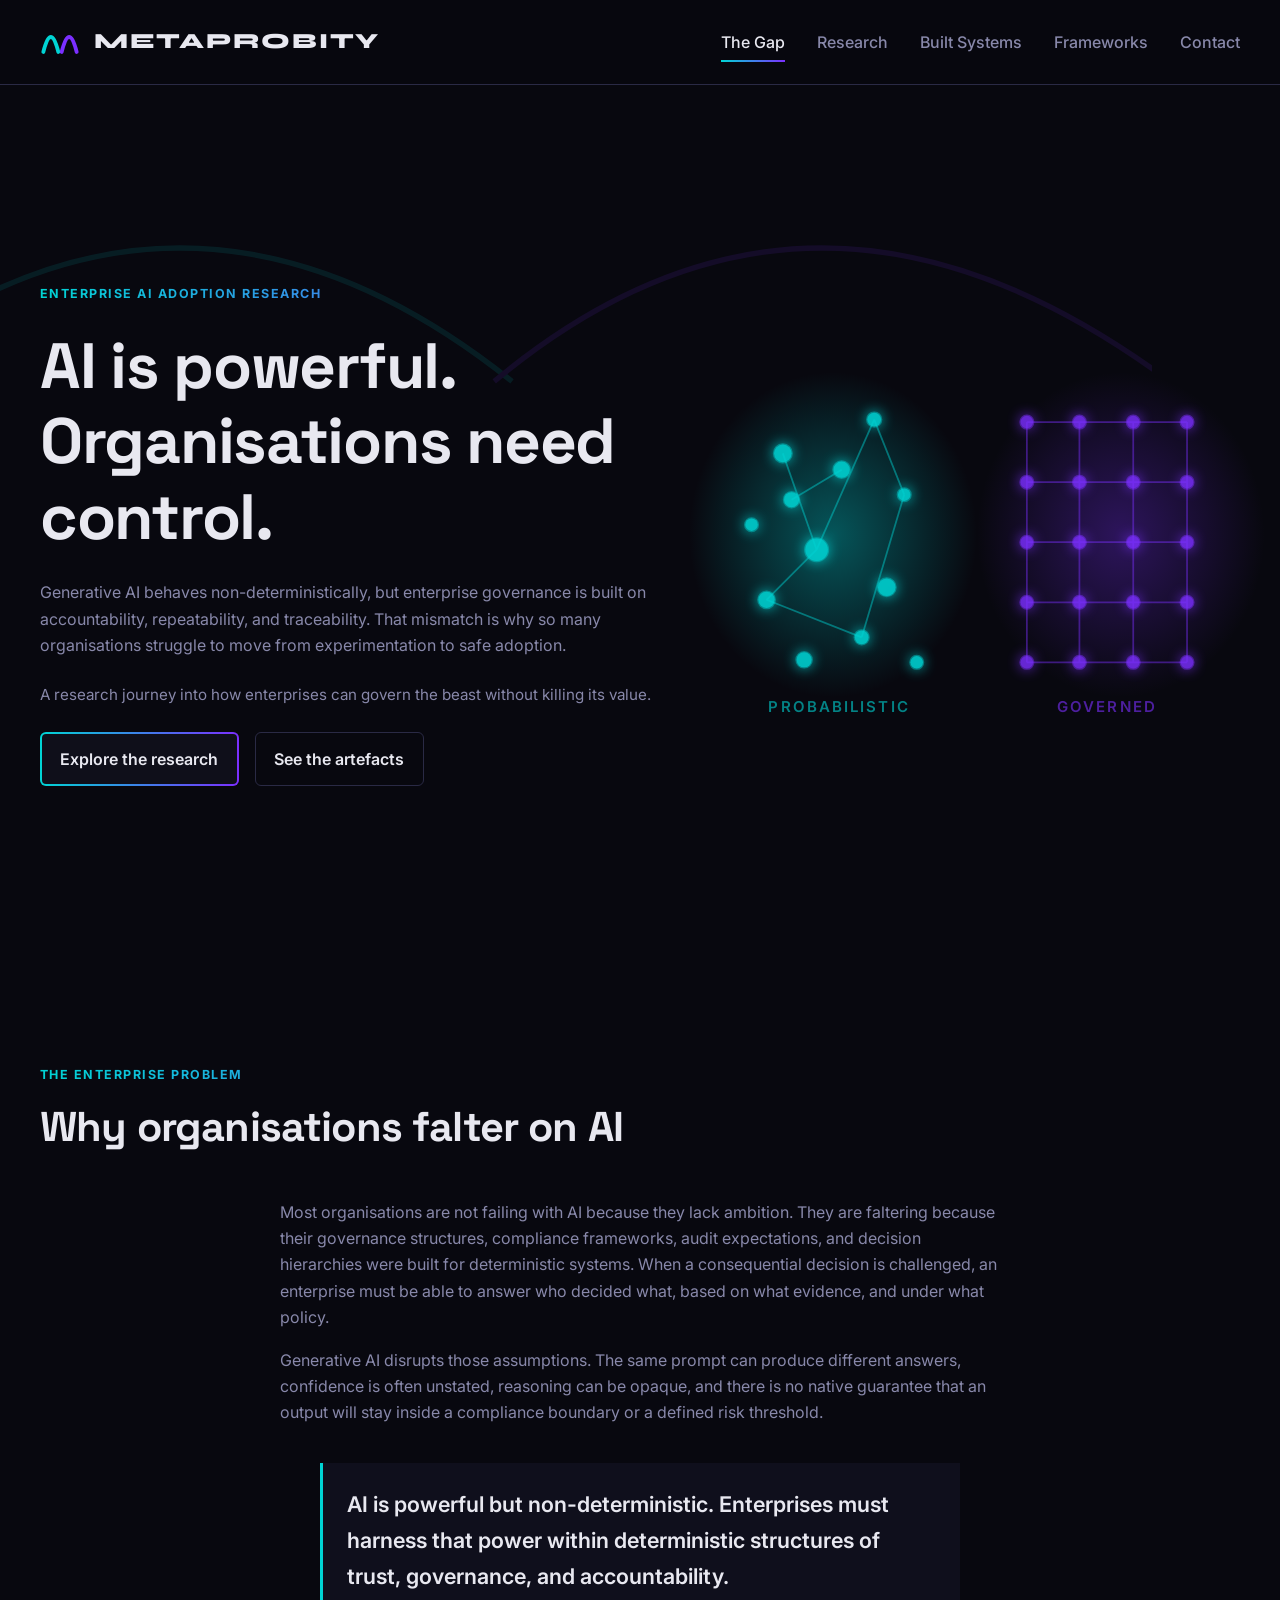
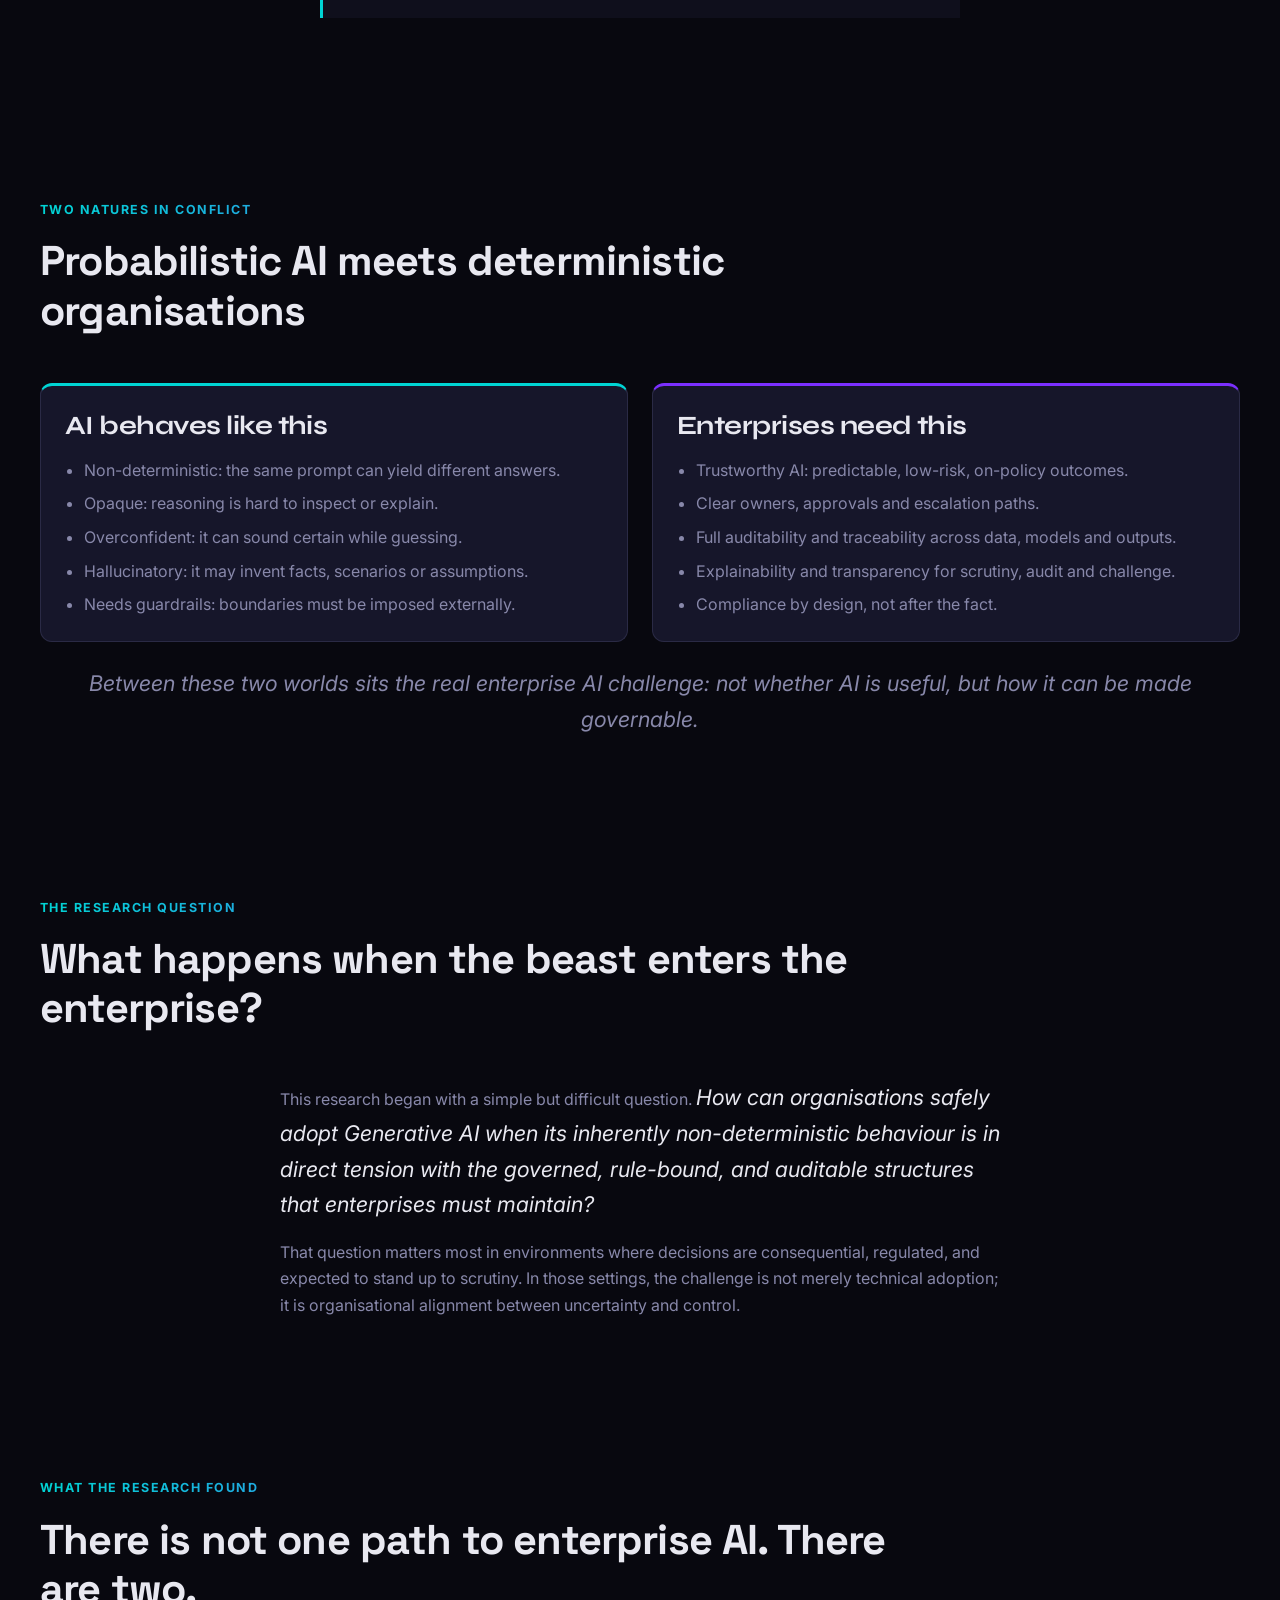
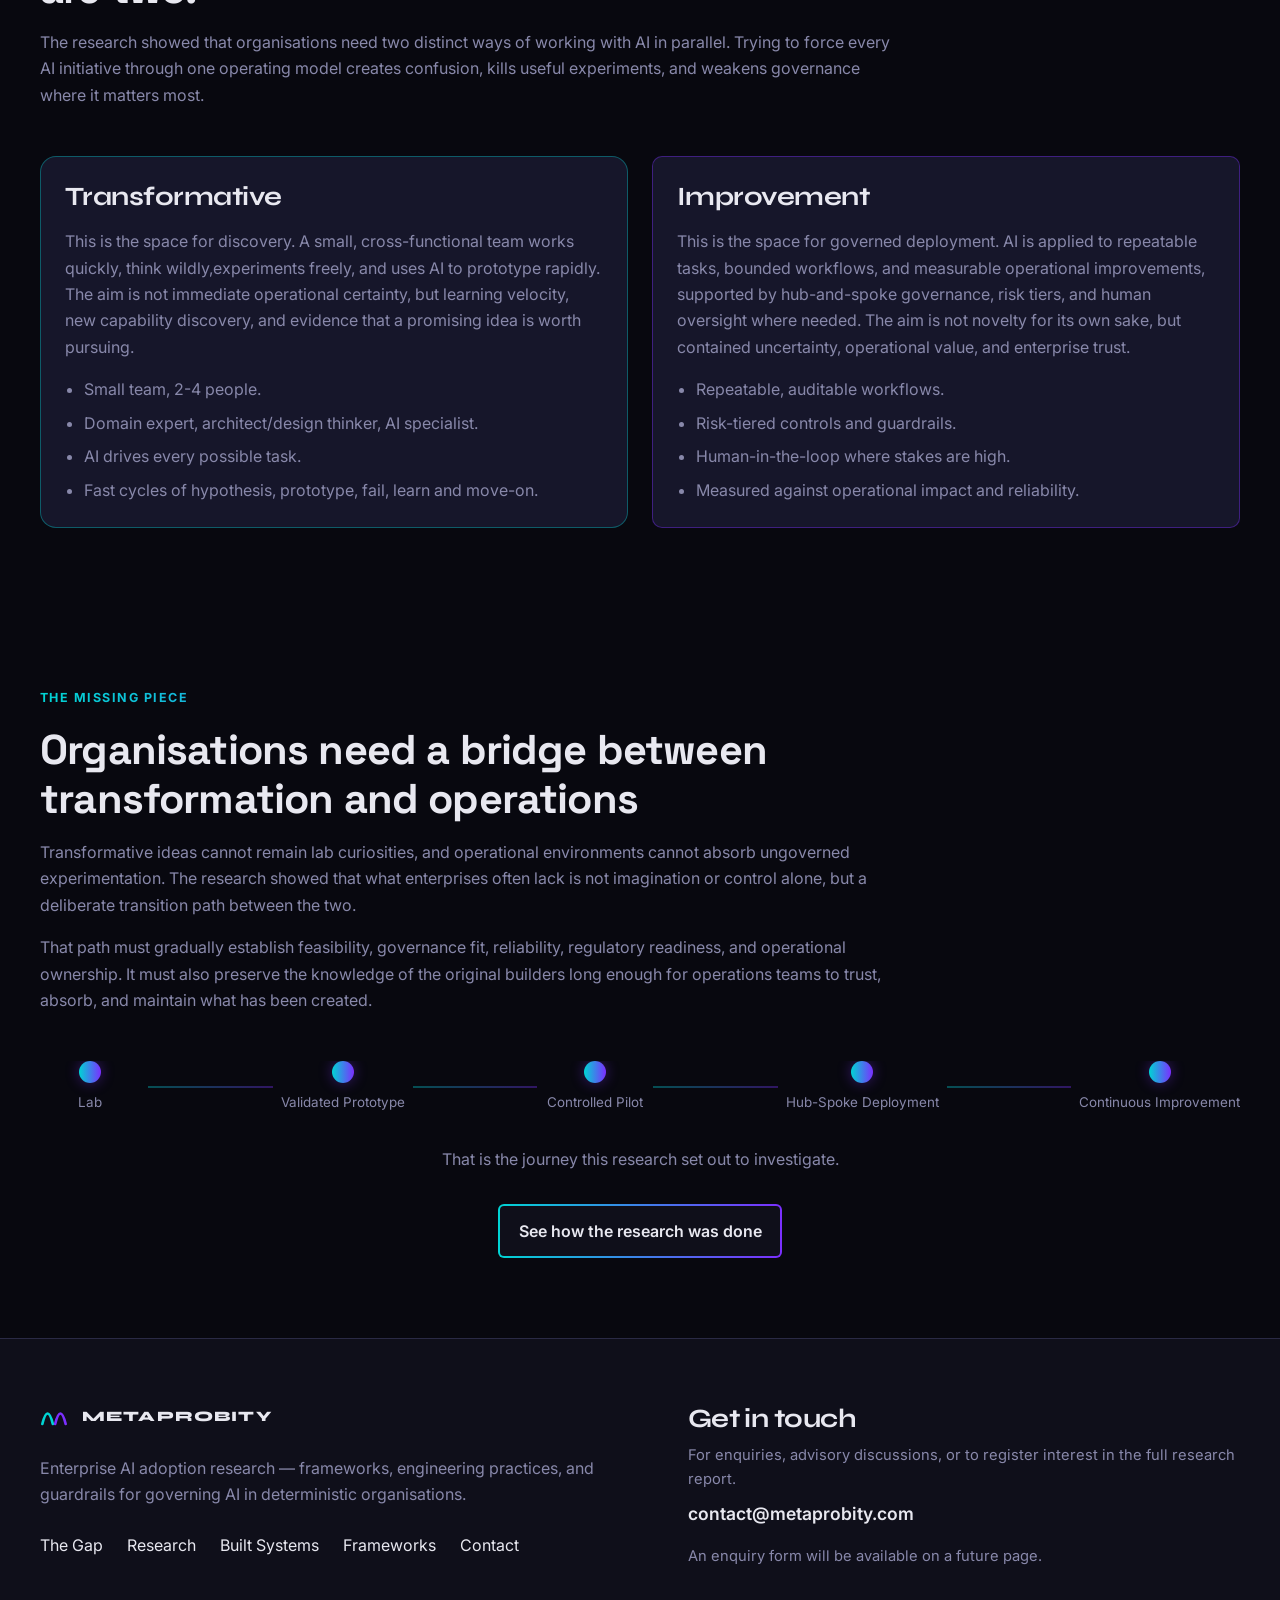
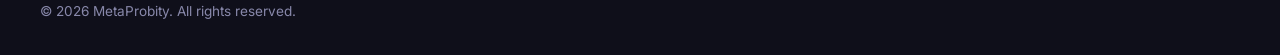
<file: index.html>
<!doctype html>
<html lang="en">
  <head>
    <meta charset="UTF-8" />
    <meta name="viewport" content="width=device-width, initial-scale=1.0" />
    <title>The Beast and the Gap | MetaProbity</title>
    <meta
      name="description"
      content="A research journey into how enterprises can govern probabilistic AI without losing its value."
    />
    <meta property="og:title" content="The Beast and the Gap | MetaProbity" />
    <meta
      property="og:description"
      content="A research journey into how enterprises can govern probabilistic AI without losing its value."
    />
    <meta property="og:image" content="assets/images/site-og-image.jpg" />
    <meta property="og:type" content="website" />
    <link rel="icon" type="image/svg+xml" href="assets/images/favicon.svg" />
    <link rel="preconnect" href="https://fonts.googleapis.com" />
    <link rel="preconnect" href="https://fonts.gstatic.com" crossorigin />
    <link
      href="https://fonts.googleapis.com/css2?family=Inter:wght@400;500;600&family=Space+Grotesk:wght@500;700&family=Syne:wght@400;700;800&display=swap"
      rel="stylesheet"
    />
    <link rel="stylesheet" href="assets/css/variables.css" />
    <link rel="stylesheet" href="assets/css/base.css" />
    <link rel="stylesheet" href="assets/css/components.css" />
    <link rel="stylesheet" href="assets/css/pages.css" />
    <link rel="stylesheet" href="assets/css/animations.css" />
  </head>
  <body>
    <a class="skip-link" href="#main-content">Skip to main content</a>

    <header class="site-header" aria-label="Primary navigation">
      <div class="container header-inner">
        <a class="logo" href="index.html" aria-label="MetaProbity home">
          <svg viewBox="0 0 24 24" aria-hidden="true">
            <path d="M2 18 C5 6, 8 6, 11 18" fill="none" stroke="#00d4d4" stroke-width="2.3" stroke-linecap="round"/>
            <path d="M13 18 C16 6, 19 6, 22 18" fill="none" stroke="#7b2fff" stroke-width="2.3" stroke-linecap="round"/>
          </svg>
          METAPROBITY
        </a>
        <nav class="desktop-nav" aria-label="Desktop navigation">
          <ul class="nav-list">
            <li><a class="nav-link" data-nav href="index.html">The Gap</a></li>
            <li><a class="nav-link" data-nav href="research.html">Research</a></li>
            <li><a class="nav-link" data-nav href="artefacts.html">Built Systems</a></li>
            <li><a class="nav-link" data-nav href="frameworks.html">Frameworks</a></li>
            <li><a class="nav-link" href="#contact">Contact</a></li>
          </ul>
        </nav>
      </div>
    </header>

    <main id="main-content">
      <section class="hero hero-index">
        <div class="hero-wave" aria-hidden="true">
          <svg viewBox="0 0 1440 720" xmlns="http://www.w3.org/2000/svg" preserveAspectRatio="xMidYMid slice">
            <path d="M-20 420 C 220 220, 470 220, 720 420" stroke="#00d4d4" stroke-width="6" fill="none" />
            <path d="M700 420 C 940 220, 1190 220, 1460 420" stroke="#7b2fff" stroke-width="6" fill="none" />
          </svg>
        </div>
        <div class="container hero-content">
          <div class="hero-copy reveal">
            <span class="eyebrow">Enterprise AI adoption research</span>
            <h1>AI is powerful.<br />Organisations need control.</h1>
            <p>
              Generative AI behaves non-deterministically, but enterprise governance is built on accountability, repeatability, and traceability. That mismatch is why so many organisations struggle to move from experimentation to safe adoption.
            </p>
            <p class="hero-support">
              A research journey into how enterprises can govern the beast without killing its value.
            </p>
            <div class="btn-row">
              <a class="btn-primary" href="research.html">Explore the research</a>
              <a class="btn-secondary" href="artefacts.html">See the artefacts</a>
            </div>
          </div>
          <div class="hero-abstract" aria-hidden="true">
            <svg class="hero-diagram" viewBox="0 0 420 300" xmlns="http://www.w3.org/2000/svg">
              <defs>
                <radialGradient id="glow-left" cx="50%" cy="50%" r="50%">
                  <stop offset="0%" stop-color="#00d4d4" stop-opacity="0.38"/>
                  <stop offset="100%" stop-color="#00d4d4" stop-opacity="0"/>
                </radialGradient>
                <radialGradient id="glow-right" cx="50%" cy="50%" r="50%">
                  <stop offset="0%" stop-color="#7b2fff" stop-opacity="0.32"/>
                  <stop offset="100%" stop-color="#7b2fff" stop-opacity="0"/>
                </radialGradient>
                <linearGradient id="div-grad" x1="0" y1="0" x2="0" y2="1">
                  <stop offset="0%"   stop-color="#00d4d4" stop-opacity="0.04"/>
                  <stop offset="38%"  stop-color="#00d4d4" stop-opacity="0.8"/>
                  <stop offset="62%"  stop-color="#7b2fff" stop-opacity="0.8"/>
                  <stop offset="100%" stop-color="#7b2fff" stop-opacity="0.04"/>
                </linearGradient>
              </defs>

              <!-- ambient glow pools -->
              <ellipse cx="95"  cy="150" rx="115" ry="130" fill="url(#glow-left)"/>
              <ellipse cx="325" cy="150" rx="115" ry="130" fill="url(#glow-right)"/>

              <!-- LEFT — probabilistic AI: organic drifting nodes -->
              <g class="chaos-lines">
                <line x1="55"  y1="85"  x2="82"  y2="162"/>
                <line x1="82"  y1="162" x2="128" y2="58"/>
                <line x1="42"  y1="202" x2="82"  y2="162"/>
                <line x1="118" y1="232" x2="152" y2="118"/>
                <line x1="62"  y1="122" x2="102" y2="98"/>
                <line x1="128" y1="58"  x2="152" y2="118"/>
                <line x1="42"  y1="202" x2="118" y2="232"/>
              </g>
              <g class="nodes-chaos">
                <circle class="nd nd-a" cx="55"  cy="85"  r="7"/>
                <circle class="nd nd-b" cx="128" cy="58"  r="5.5"/>
                <circle class="nd nd-c" cx="82"  cy="162" r="9"/>
                <circle class="nd nd-d" cx="152" cy="118" r="5"/>
                <circle class="nd nd-e" cx="42"  cy="202" r="6.5"/>
                <circle class="nd nd-f" cx="118" cy="232" r="5.5"/>
                <circle class="nd nd-a" cx="62"  cy="122" r="6"   style="animation-delay:-3.2s"/>
                <circle class="nd nd-c" cx="138" cy="192" r="7"   style="animation-delay:-1.4s"/>
                <circle class="nd nd-b" cx="30"  cy="142" r="5"   style="animation-delay:-5s"/>
                <circle class="nd nd-e" cx="102" cy="98"  r="6.5" style="animation-delay:-2.1s"/>
                <circle class="nd nd-f" cx="162" cy="252" r="5"   style="animation-delay:-4.3s"/>
                <circle class="nd nd-d" cx="72"  cy="250" r="6"   style="animation-delay:-0.8s"/>
              </g>

              <!-- CENTRE — the gap / tension divider -->
              <line x1="210" y1="14" x2="210" y2="286" stroke="url(#div-grad)" stroke-width="1.5"/>

              <!-- RIGHT — deterministic enterprise: structured grid -->
              <g class="grid-lines">
                <line x1="250" y1="60"  x2="378" y2="60"/>
                <line x1="250" y1="108" x2="378" y2="108"/>
                <line x1="250" y1="156" x2="378" y2="156"/>
                <line x1="250" y1="204" x2="378" y2="204"/>
                <line x1="250" y1="252" x2="378" y2="252"/>
                <line x1="250" y1="60"  x2="250" y2="252"/>
                <line x1="292" y1="60"  x2="292" y2="252"/>
                <line x1="335" y1="60"  x2="335" y2="252"/>
                <line x1="378" y1="60"  x2="378" y2="252"/>
              </g>
              <g class="nodes-grid">
                <circle class="gn" cx="250" cy="60"  r="5"/>
                <circle class="gn" cx="292" cy="60"  r="5"/>
                <circle class="gn" cx="335" cy="60"  r="5"/>
                <circle class="gn" cx="378" cy="60"  r="5"/>
                <circle class="gn" cx="250" cy="108" r="5"/>
                <circle class="gn" cx="292" cy="108" r="5"/>
                <circle class="gn" cx="335" cy="108" r="5"/>
                <circle class="gn" cx="378" cy="108" r="5"/>
                <circle class="gn" cx="250" cy="156" r="5"/>
                <circle class="gn" cx="292" cy="156" r="5"/>
                <circle class="gn" cx="335" cy="156" r="5"/>
                <circle class="gn" cx="378" cy="156" r="5"/>
                <circle class="gn" cx="250" cy="204" r="5"/>
                <circle class="gn" cx="292" cy="204" r="5"/>
                <circle class="gn" cx="335" cy="204" r="5"/>
                <circle class="gn" cx="378" cy="204" r="5"/>
                <circle class="gn" cx="250" cy="252" r="5"/>
                <circle class="gn" cx="292" cy="252" r="5"/>
                <circle class="gn" cx="335" cy="252" r="5"/>
                <circle class="gn" cx="378" cy="252" r="5"/>
              </g>

              <!-- labels: visible on hover -->
              <text class="diagram-label label-chaos" x="100" y="292" text-anchor="middle">PROBABILISTIC</text>
              <text class="diagram-label label-grid"  x="314" y="292" text-anchor="middle">GOVERNED</text>
            </svg>
          </div>
        </div>
      </section>

      <section>
        <div class="container">
          <div class="section-intro reveal">
            <span class="eyebrow">The enterprise problem</span>
            <h2>Why organisations falter on AI</h2>
          </div>
          <div class="center-block reveal">
            <p>
              Most organisations are not failing with AI because they lack ambition. They are faltering because their governance structures, compliance frameworks, audit expectations, and decision hierarchies were built for deterministic systems. When a consequential decision is challenged, an enterprise must be able to answer who decided what, based on what evidence, and under what policy.
            </p>
            <p>
              Generative AI disrupts those assumptions. The same prompt can produce different answers, confidence is often unstated, reasoning can be opaque, and there is no native guarantee that an output will stay inside a compliance boundary or a defined risk threshold.
            </p>
            <blockquote class="pull-quote">
              AI is powerful but non-deterministic. Enterprises must harness that power within deterministic structures of trust, governance, and accountability.
            </blockquote>
          </div>
        </div>
      </section>

      <section>
        <div class="container">
          <div class="section-intro reveal">
            <span class="eyebrow">Two natures in conflict</span>
            <h2>Probabilistic AI meets deterministic organisations</h2>
          </div>
          <div class="two-col reveal-stagger">
            <article class="feature-card comparison-panel">
              <h3>AI behaves like this</h3>
              <ul>
                <li>Non-deterministic: the same prompt can yield different answers.</li>
                <li>Opaque: reasoning is hard to inspect or explain.</li>
                <li>Overconfident: it can sound certain while guessing.</li>
                <li>Hallucinatory: it may invent facts, scenarios or assumptions.</li>
                <li>Needs guardrails: boundaries must be imposed externally.</li>
              </ul>
            </article>
            <article class="feature-card comparison-panel purple">
              <h3>Enterprises need this</h3>
              <ul>
                <li>Trustworthy AI: predictable, low-risk, on-policy outcomes.</li>
                <li>Clear owners, approvals and escalation paths.</li>
                <li>Full auditability and traceability across data, models and outputs.</li>
                <li>Explainability and transparency for scrutiny, audit and challenge.</li>
                <li>Compliance by design, not after the fact.</li>
              </ul>
            </article>
          </div>
          <p class="callout muted-center reveal" style="margin-top: var(--space-3);">
            Between these two worlds sits the real enterprise AI challenge: not whether AI is useful, but how it can be made governable.
          </p>
        </div>
      </section>

      <section>
        <div class="container">
          <div class="section-intro reveal">
            <span class="eyebrow">The research question</span>
            <h2>What happens when the beast enters the enterprise?</h2>
          </div>
          <div class="center-block reveal">
            <p>
              This research began with a simple but difficult question.
              <span class="callout">How can organisations safely adopt Generative AI when its inherently non-deterministic behaviour is in direct tension with the governed, rule-bound, and auditable structures that enterprises must maintain?</span>
            </p>
            <p>
              That question matters most in environments where decisions are consequential, regulated, and expected to stand up to scrutiny. In those settings, the challenge is not merely technical adoption; it is organisational alignment between uncertainty and control.
            </p>
          </div>
        </div>
      </section>

      <section>
        <div class="container">
          <div class="section-intro reveal">
            <span class="eyebrow">What the research found</span>
            <h2>There is not one path to enterprise AI. There are two.</h2>
            <p>
              The research showed that organisations need two distinct ways of working with AI in parallel. Trying to force every AI initiative through one operating model creates confusion, kills useful experiments, and weakens governance where it matters most.
            </p>
          </div>
          <div class="feature-grid two reveal-stagger">
            <article class="feature-card transformative">
              <h3>Transformative</h3>
              <p>
                This is the space for discovery. A small, cross-functional team works quickly, think wildly,experiments freely, and uses AI to prototype rapidly. The aim is not immediate operational certainty, but learning velocity, new capability discovery, and evidence that a promising idea is worth pursuing.
              </p>
              <ul>
                <li>Small team, 2-4 people.</li>
                <li>Domain expert, architect/design thinker, AI specialist.</li>
                <li>AI drives every possible task.</li>
                <li>Fast cycles of hypothesis, prototype, fail, learn and move-on.</li>
              </ul>
            </article>
            <article class="feature-card improvement">
              <h3>Improvement</h3>
              <p>
                This is the space for governed deployment. AI is applied to repeatable tasks, bounded workflows, and measurable operational improvements, supported by hub-and-spoke governance, risk tiers, and human oversight where needed. The aim is not novelty for its own sake, but contained uncertainty, operational value, and enterprise trust.
              </p>
              <ul>
                <li>Repeatable, auditable workflows.</li>
                <li>Risk-tiered controls and guardrails.</li>
                <li>Human-in-the-loop where stakes are high.</li>
                <li>Measured against operational impact and reliability.</li>
              </ul>
            </article>
          </div>
        </div>
      </section>

      <section>
        <div class="container">
          <div class="section-intro reveal">
            <span class="eyebrow">The missing piece</span>
            <h2>Organisations need a bridge between transformation and operations</h2>
            <p>
              Transformative ideas cannot remain lab curiosities, and operational environments cannot absorb ungoverned experimentation. The research showed that what enterprises often lack is not imagination or control alone, but a deliberate transition path between the two.
            </p>
            <p>
              That path must gradually establish feasibility, governance fit, reliability, regulatory readiness, and operational ownership. It must also preserve the knowledge of the original builders long enough for operations teams to trust, absorb, and maintain what has been created.
            </p>
          </div>

          <div class="stage-strip reveal">
            <div class="stage-strip-track" aria-label="Transition journey stages">
              <div class="stage-node"><span class="stage-dot"></span><span class="stage-label">Lab</span></div>
              <span class="stage-connector" aria-hidden="true"></span>
              <div class="stage-node"><span class="stage-dot"></span><span class="stage-label">Validated Prototype</span></div>
              <span class="stage-connector" aria-hidden="true"></span>
              <div class="stage-node"><span class="stage-dot"></span><span class="stage-label">Controlled Pilot</span></div>
              <span class="stage-connector" aria-hidden="true"></span>
              <div class="stage-node"><span class="stage-dot"></span><span class="stage-label">Hub-Spoke Deployment</span></div>
              <span class="stage-connector" aria-hidden="true"></span>
              <div class="stage-node"><span class="stage-dot"></span><span class="stage-label">Continuous Improvement</span></div>
            </div>
          </div>

          <p class="muted-center" style="margin-top: var(--space-3);">That is the journey this research set out to investigate.</p>
          <div class="cta-block" style="margin-top: var(--space-4);">
            <a class="btn-primary" href="research.html">See how the research was done</a>
          </div>
        </div>
      </section>
    </main>

    <footer id="contact" class="site-footer">
      <div class="container footer-grid">
        <div>
          <a class="logo" href="index.html" aria-label="MetaProbity home">
            <svg viewBox="0 0 24 24" aria-hidden="true">
              <path d="M2 18 C5 6, 8 6, 11 18" fill="none" stroke="#00d4d4" stroke-width="2.3" stroke-linecap="round"/>
              <path d="M13 18 C16 6, 19 6, 22 18" fill="none" stroke="#7b2fff" stroke-width="2.3" stroke-linecap="round"/>
            </svg>
            METAPROBITY
          </a>
          <p style="margin-top: var(--space-2);">
            Enterprise AI adoption research — frameworks, engineering practices, and guardrails for governing AI in deterministic organisations.
          </p>
          <nav aria-label="Footer links" style="margin-top: var(--space-3);">
            <ul class="footer-nav-list">
              <li><a href="index.html">The Gap</a></li>
              <li><a href="research.html">Research</a></li>
              <li><a href="artefacts.html">Built Systems</a></li>
              <li><a href="frameworks.html">Frameworks</a></li>
              <li><a href="#contact">Contact</a></li>
            </ul>
          </nav>
        </div>
        <div>
          <h3>Get in touch</h3>
          <p class="footer-note" style="margin-top: var(--space-1);">
            For enquiries, advisory discussions, or to register interest in the full research report.
          </p>
          <a class="contact-email" href="mailto:contact@metaprobity.com">contact@metaprobity.com</a>
          <p class="footer-note" style="margin-top: var(--space-2);">An enquiry form will be available on a future page.</p>
        </div>
      </div>
      <div class="container">
        <p class="copyright">© 2026 MetaProbity. All rights reserved.</p>
      </div>
    </footer>

    <nav class="mobile-nav" aria-label="Mobile navigation">
      <ul class="mobile-nav-list">
        <li>
          <a class="mobile-nav-link" data-nav href="index.html">
            <svg viewBox="0 0 24 24" fill="none"><path d="M4 18 C7 7, 10 7, 13 18" stroke-width="2"/><path d="M11 18 C14 7, 17 7, 20 18" stroke-width="2"/></svg>
            <span>Gap</span>
          </a>
        </li>
        <li>
          <a class="mobile-nav-link" data-nav href="research.html">
            <svg viewBox="0 0 24 24" fill="none"><path d="M5 6h14M5 12h14M5 18h10" stroke-width="2"/></svg>
            <span>Research</span>
          </a>
        </li>
        <li>
          <a class="mobile-nav-link" data-nav href="artefacts.html">
            <svg viewBox="0 0 24 24" fill="none"><rect x="4" y="5" width="16" height="14" rx="2" stroke-width="2"/><path d="M8 9h8M8 13h8" stroke-width="2"/></svg>
            <span>Built Systems</span>
          </a>
        </li>
        <li>
          <a class="mobile-nav-link" data-nav href="frameworks.html">
            <svg viewBox="0 0 24 24" fill="none"><path d="M4 12h16M12 4v16" stroke-width="2"/></svg>
            <span>Frameworks</span>
          </a>
        </li>
        <li>
          <a class="mobile-nav-link" href="#contact">
            <svg viewBox="0 0 24 24" fill="none"><path d="M4 6h16v12H4z" stroke-width="2"/><path d="m4 7 8 6 8-6" stroke-width="2"/></svg>
            <span>Contact</span>
          </a>
        </li>
      </ul>
    </nav>

    <script src="assets/js/theme.js" defer></script>
    <script src="assets/js/main.js" defer></script>
    <script src="assets/js/animations.js" defer></script>
  </body>
</html>
</file>
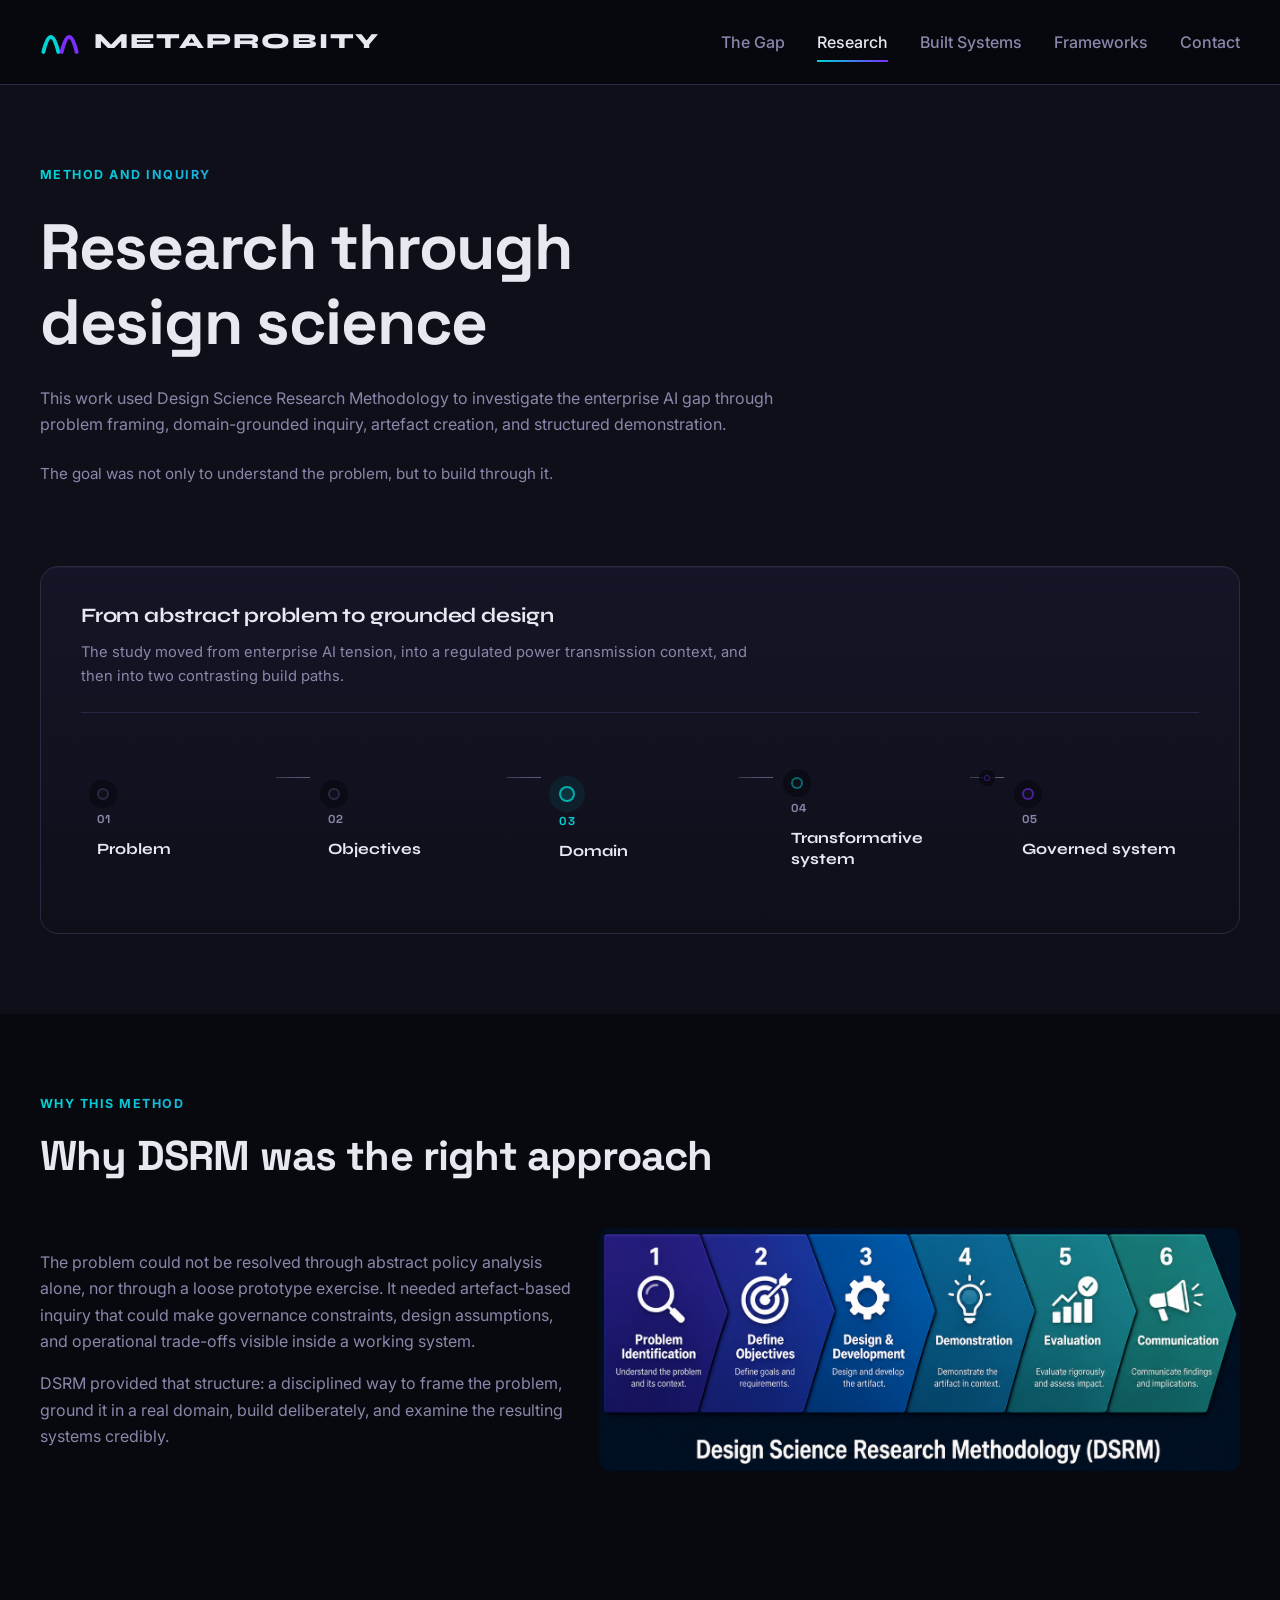
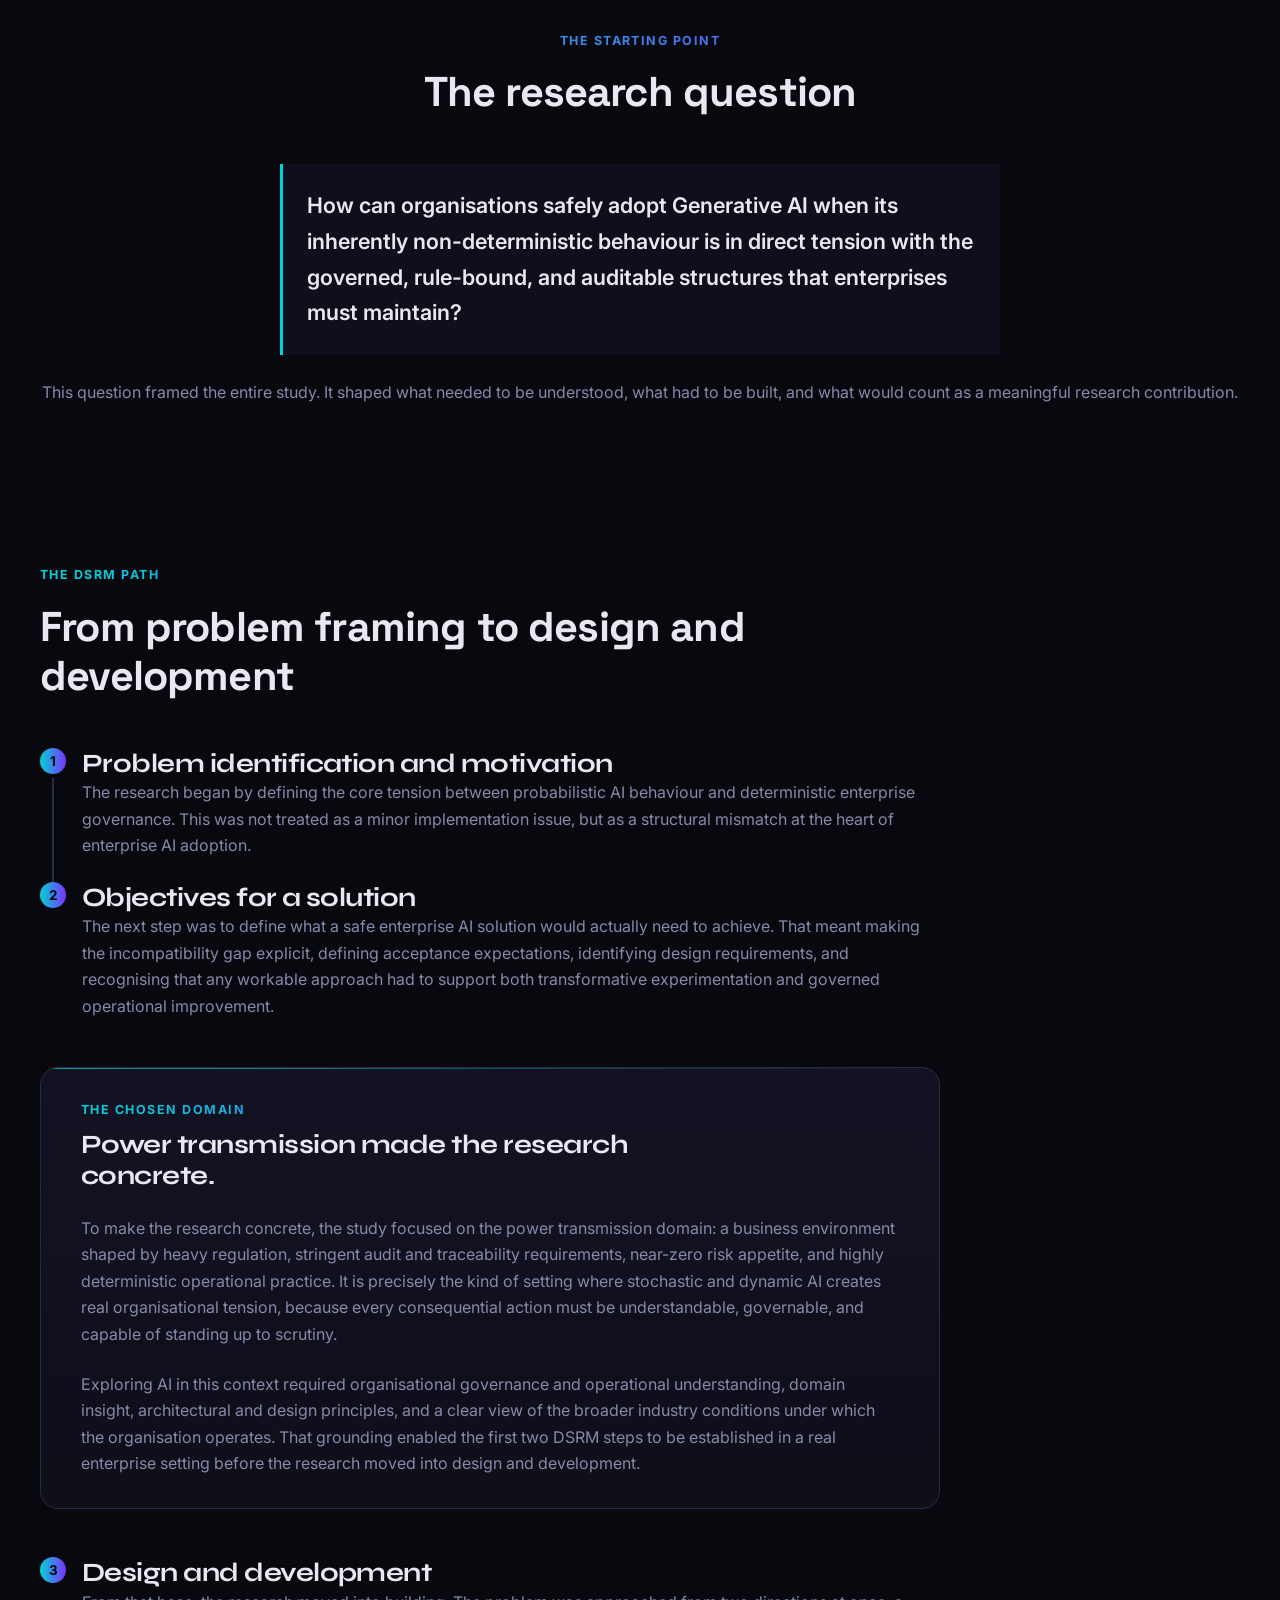
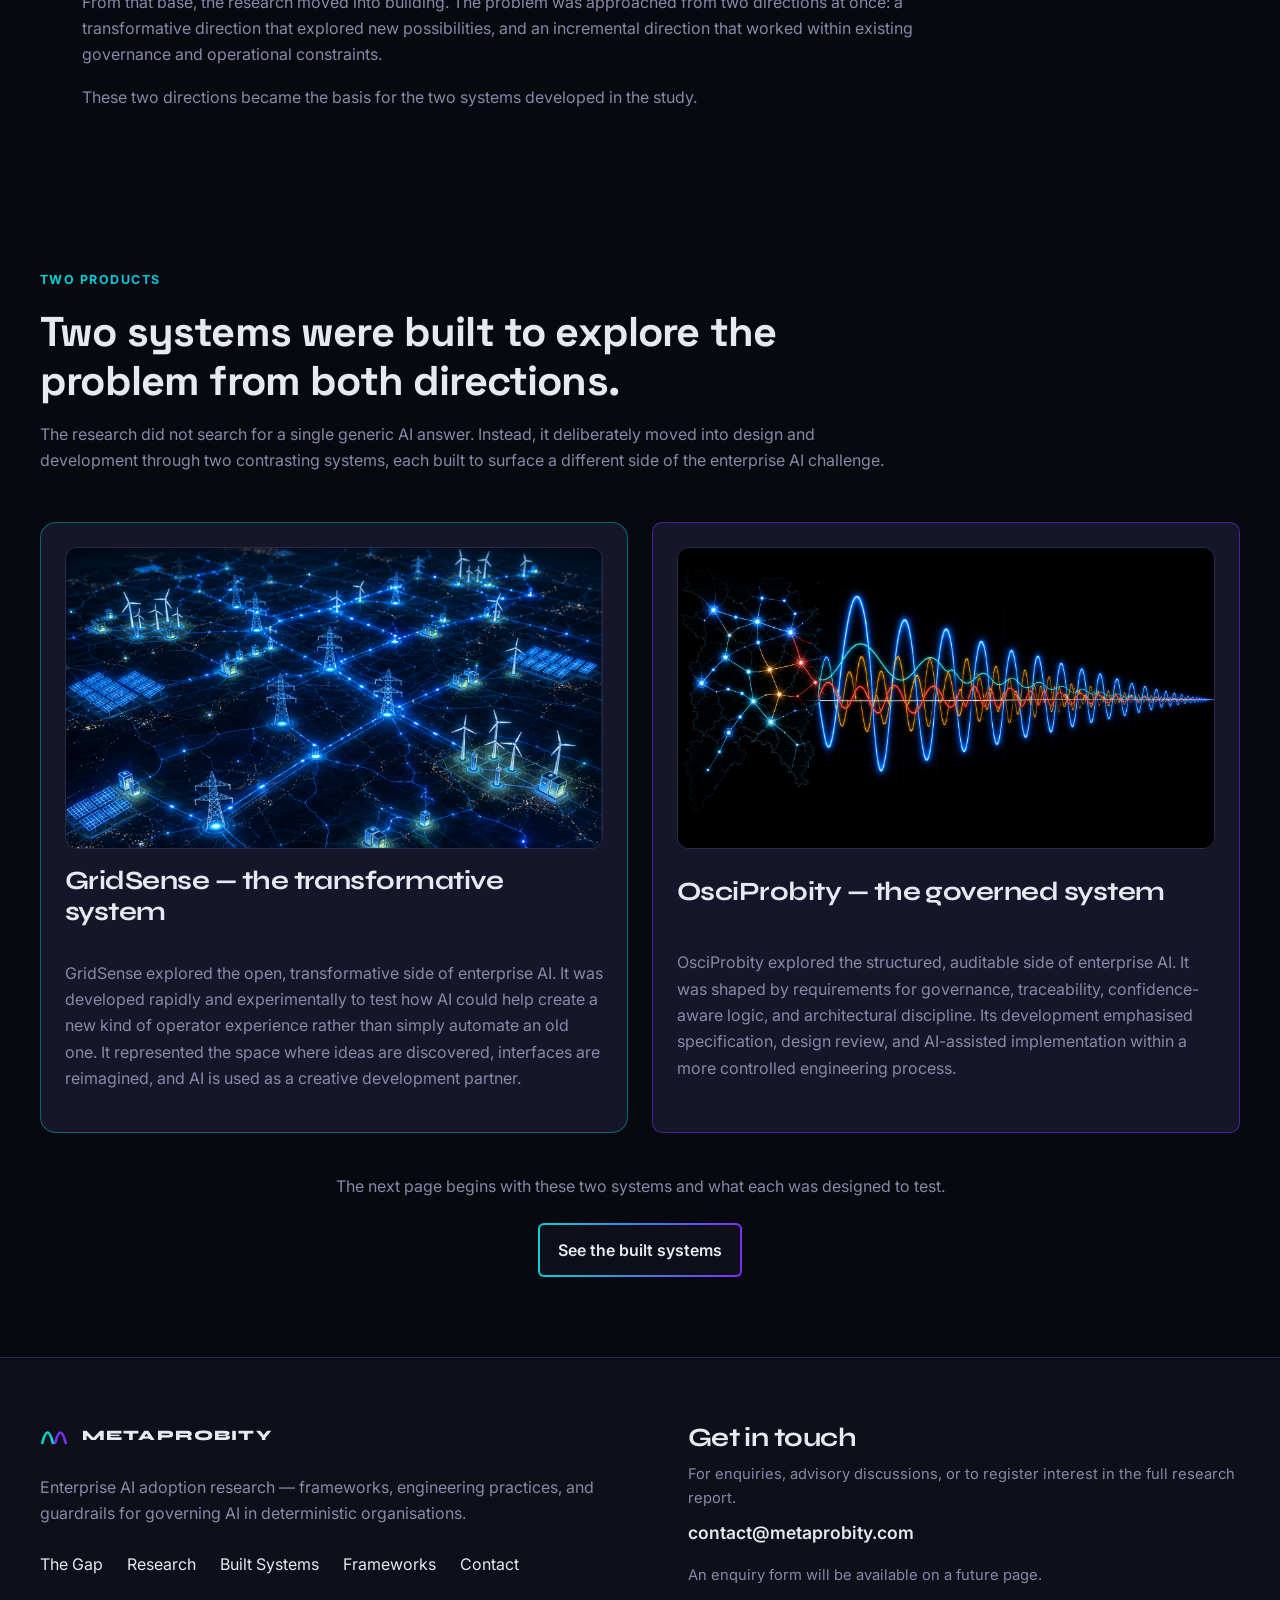
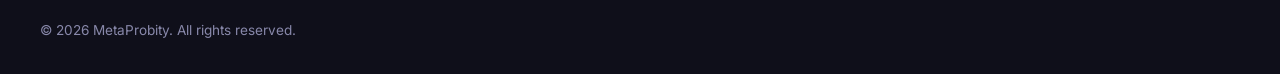
<file: research.html>
<!doctype html>
<html lang="en">
  <head>
    <meta charset="UTF-8" />
    <meta name="viewport" content="width=device-width, initial-scale=1.0" />
    <title>Research Through DSRM | Enterprise AI Adoption Research</title>
    <meta
      name="description"
      content="How Design Science Research Methodology was used to investigate enterprise AI adoption through a real domain context and two deliberately contrasting built systems."
    />
    <meta property="og:title" content="Research Through DSRM | Enterprise AI Adoption Research" />
    <meta
      property="og:description"
      content="How Design Science Research Methodology was used to investigate enterprise AI adoption through a real domain context and two deliberately contrasting built systems."
    />
    <meta property="og:image" content="assets/images/site-og-image.jpg" />
    <meta property="og:type" content="website" />
    <link rel="icon" type="image/svg+xml" href="assets/images/favicon.svg" />
    <link rel="preconnect" href="https://fonts.googleapis.com" />
    <link rel="preconnect" href="https://fonts.gstatic.com" crossorigin />
    <link
      href="https://fonts.googleapis.com/css2?family=Inter:wght@400;500;600&family=Space+Grotesk:wght@500;700&family=Syne:wght@400;700;800&display=swap"
      rel="stylesheet"
    />
    <link rel="stylesheet" href="assets/css/variables.css" />
    <link rel="stylesheet" href="assets/css/base.css" />
    <link rel="stylesheet" href="assets/css/components.css" />
    <link rel="stylesheet" href="assets/css/pages.css" />
    <link rel="stylesheet" href="assets/css/animations.css" />
  </head>
  <body>
    <a class="skip-link" href="#main-content">Skip to main content</a>

    <header class="site-header" aria-label="Primary navigation">
      <div class="container header-inner">
        <a class="logo" href="index.html" aria-label="MetaProbity home">
          <svg viewBox="0 0 24 24" aria-hidden="true">
            <path d="M2 18 C5 6, 8 6, 11 18" fill="none" stroke="#00d4d4" stroke-width="2.3" stroke-linecap="round"/>
            <path d="M13 18 C16 6, 19 6, 22 18" fill="none" stroke="#7b2fff" stroke-width="2.3" stroke-linecap="round"/>
          </svg>
          METAPROBITY
        </a>
        <nav class="desktop-nav" aria-label="Desktop navigation">
          <ul class="nav-list">
            <li><a class="nav-link" data-nav href="index.html">The Gap</a></li>
            <li><a class="nav-link" data-nav href="research.html">Research</a></li>
            <li><a class="nav-link" data-nav href="artefacts.html">Built Systems</a></li>
            <li><a class="nav-link" data-nav href="frameworks.html">Frameworks</a></li>
            <li><a class="nav-link" href="#contact">Contact</a></li>
          </ul>
        </nav>
      </div>
    </header>

    <main id="main-content">

      <section class="hero hero-research">
        <div class="container hero-content" style="grid-template-columns: 1fr;">
          <div class="hero-copy reveal">
            <span class="eyebrow">Method and inquiry</span>
            <h1>Research through design science</h1>
            <p>
              This work used Design Science Research Methodology to investigate the enterprise AI gap through problem framing, domain-grounded inquiry, artefact creation, and structured demonstration.
            </p>
            <p class="hero-support">The goal was not only to understand the problem, but to build through it.</p>
          </div>
          <div class="rp-panel reveal" aria-label="Research path overview" style="margin-top: var(--space-6);">
            <div class="rp-header">
              <span class="rp-label">From abstract problem to grounded design</span>
              <p class="rp-sub">The study moved from enterprise AI tension, into a regulated power transmission context, and then into two contrasting build paths.</p>
            </div>
            <ol class="rp-track" role="list">
              <li class="rp-stage" data-index="0">
                <span class="rp-num">01</span>
                <span class="rp-name">Problem</span>
              </li>
              <li class="rp-connector" aria-hidden="true"></li>
              <li class="rp-stage" data-index="1">
                <span class="rp-num">02</span>
                <span class="rp-name">Objectives</span>
              </li>
              <li class="rp-connector" aria-hidden="true"></li>
              <li class="rp-stage rp-stage--domain" data-index="2">
                <span class="rp-num">03</span>
                <span class="rp-name">Domain</span>
              </li>
              <li class="rp-connector" aria-hidden="true"></li>
              <li class="rp-stage rp-stage--transform" data-index="3">
                <span class="rp-num">04</span>
                <span class="rp-name">Transformative system</span>
              </li>
              <li class="rp-connector rp-connector--split" aria-hidden="true"></li>
              <li class="rp-stage rp-stage--govern" data-index="4">
                <span class="rp-num">05</span>
                <span class="rp-name">Governed system</span>
              </li>
            </ol>
          </div>

          <style>
            .rp-panel {
              border: 1px solid var(--color-border);
              border-radius: var(--radius-lg);
              background: linear-gradient(180deg, rgba(22, 22, 42, 0.8), rgba(15, 15, 26, 0.92));
              padding: var(--space-4) var(--space-5) var(--space-5);
              box-shadow: inset 0 1px 0 rgba(255, 255, 255, 0.03);
            }

            .rp-header {
              margin-bottom: var(--space-4);
              border-bottom: 1px solid rgba(42, 42, 69, 0.9);
              padding-bottom: var(--space-3);
            }

            .rp-label {
              display: block;
              font-family: var(--font-heading);
              font-size: clamp(1.05rem, 2.2vw, 1.28rem);
              font-weight: 700;
              color: var(--color-text-primary);
              margin-bottom: var(--space-1);
              letter-spacing: -0.01em;
            }

            .rp-sub {
              font-size: 0.92rem;
              color: var(--color-text-muted);
              max-width: 700px;
              line-height: 1.6;
            }

            .rp-track {
              list-style: none;
              padding: var(--space-2) 0 var(--space-1);
              margin: 0;
              display: flex;
              align-items: center;
              gap: 0;
              overflow-x: auto;
              scrollbar-width: none;
            }

            .rp-track::-webkit-scrollbar {
              display: none;
            }

            .rp-stage {
              display: flex;
              flex-direction: column;
              gap: 10px;
              padding: var(--space-2);
              min-width: 120px;
              flex: 1 1 120px;
              transition: transform 0.3s ease, opacity 0.3s ease;
              opacity: 0;
              transform: translateY(8px);
              animation: rp-fade-up 0.45s ease forwards;
              position: relative;
            }

            .rp-stage[data-index="0"] { animation-delay: 0.1s; }
            .rp-stage[data-index="1"] { animation-delay: 0.22s; }
            .rp-stage[data-index="2"] { animation-delay: 0.36s; }
            .rp-stage[data-index="3"] { animation-delay: 0.5s; }
            .rp-stage[data-index="4"] { animation-delay: 0.64s; }

            @keyframes rp-fade-up {
              to {
                opacity: 1;
                transform: translateY(0);
              }
            }

            .rp-stage::before {
              content: '';
              width: 12px;
              height: 12px;
              border-radius: 50%;
              border: 2px solid var(--color-border);
              background: var(--color-bg-surface);
              box-shadow: 0 0 0 8px rgba(8, 8, 15, 0.55);
            }

            .rp-stage--domain {
              transform: translateY(-6px);
            }

            .rp-stage--domain::before {
              width: 16px;
              height: 16px;
              border-color: rgba(0, 212, 212, 0.75);
              background: rgba(0, 212, 212, 0.18);
              box-shadow: 0 0 0 10px rgba(0, 212, 212, 0.08);
            }

            .rp-stage--transform::before {
              border-color: rgba(0, 212, 212, 0.45);
            }

            .rp-stage--govern::before {
              border-color: rgba(123, 47, 255, 0.55);
            }

            .rp-num {
              font-family: var(--font-display);
              font-size: 0.72rem;
              font-weight: 700;
              letter-spacing: 0.1em;
              color: var(--color-text-muted);
            }

            .rp-stage--domain .rp-num {
              background: var(--gradient-accent);
              -webkit-background-clip: text;
              background-clip: text;
              color: transparent;
            }

            .rp-name {
              font-family: var(--font-heading);
              font-size: 0.98rem;
              font-weight: 700;
              color: var(--color-text-primary);
              line-height: 1.3;
            }

            .rp-connector {
              display: flex;
              align-items: center;
              padding: 0 2px;
              flex-shrink: 0;
              position: relative;
              align-self: flex-start;
              margin-top: 16px;
            }

            .rp-connector::before {
              content: '';
              display: block;
              width: clamp(22px, 3vw, 34px);
              height: 1px;
              background: linear-gradient(90deg, rgba(136, 136, 170, 0.36), rgba(136, 136, 170, 0.68));
            }

            .rp-connector--split::after {
              content: '';
              position: absolute;
              top: 50%;
              left: 50%;
              transform: translate(-50%, -50%);
              width: 6px;
              height: 6px;
              border-radius: 50%;
              background: var(--color-bg-deep);
              border: 1px solid rgba(123, 47, 255, 0.45);
              box-shadow: 0 0 0 5px rgba(8, 8, 15, 0.75);
            }

            .domain-bridge {
              margin: var(--space-6) 0;
              padding: var(--space-4) var(--space-5);
              max-width: 900px;
              border: 1px solid var(--color-border);
              border-radius: var(--radius-lg);
              background: linear-gradient(180deg, rgba(22, 22, 42, 0.72), rgba(15, 15, 26, 0.92));
              display: grid;
              gap: var(--space-3);
              position: relative;
              overflow: hidden;
            }

            .domain-bridge::before {
              content: '';
              position: absolute;
              inset: 0 auto auto 0;
              width: 100%;
              height: 1px;
              background: linear-gradient(90deg, rgba(0, 212, 212, 0.7), rgba(123, 47, 255, 0));
            }

            .domain-bridge-header {
              display: grid;
              gap: var(--space-1);
              max-width: 620px;
            }

            .domain-bridge-copy {
              display: grid;
              gap: var(--space-3);
              color: var(--color-text-muted);
            }

            .research-method-grid {
              align-items: center;
            }

            @media (min-width: 768px) {
              .research-method-grid {
                grid-template-columns: minmax(0, 1fr) minmax(0, 1.2fr);
              }
            }

            @media (max-width: 767px) {
              .hero-research {
                min-height: auto;
              }

              .rp-panel {
                padding: var(--space-3);
              }

              .rp-header {
                margin-bottom: var(--space-3);
                padding-bottom: var(--space-2);
              }

              .rp-sub {
                font-size: 0.88rem;
              }

              .rp-track {
                display: grid;
                grid-template-columns: 1fr;
                gap: var(--space-2);
                overflow: visible;
                padding-top: 0;
              }

              .rp-stage {
                min-width: 0;
                padding: var(--space-2) 0 0 var(--space-4);
                border-top: 1px solid rgba(42, 42, 69, 0.6);
              }

              .rp-stage:first-child {
                border-top: 0;
                padding-top: 0;
              }

              .rp-stage::before {
                position: absolute;
                top: 14px;
                left: 0;
              }

              .rp-stage:first-child::before {
                top: 6px;
              }

              .rp-stage--domain {
                transform: none;
              }

              .rp-connector {
                display: none;
              }

              .rp-name {
                font-size: 0.88rem;
              }

              .domain-bridge {
                padding: var(--space-3);
                border-radius: var(--radius-md);
              }
            }
          </style>
        </div>
      </section>

      <section>
        <div class="container">
          <div class="section-intro reveal">
            <span class="eyebrow">Why this method</span>
            <h2>Why DSRM was the right approach</h2>
          </div>
          <div class="two-col research-method-grid reveal">
            <div>
              <p>
                The problem could not be resolved through abstract policy analysis alone, nor through a loose prototype exercise. It needed artefact-based inquiry that could make governance constraints, design assumptions, and operational trade-offs visible inside a working system.
              </p>
              <p style="margin-top: var(--space-2);">
                DSRM provided that structure: a disciplined way to frame the problem, ground it in a real domain, build deliberately, and examine the resulting systems credibly.
              </p>
            </div>
            <aside aria-label="DSRM diagram">
              <img src="assets/images/dsrm-diagram.png" alt="Design Science Research Methodology: six stages — Problem Identification, Define Objectives, Design and Development, Demonstration, Evaluation, Communication" style="width:100%;height:auto;display:block;border-radius:var(--radius-md);" />
            </aside>
          </div>
        </div>
      </section>

      <!-- SECTION 2 — Research question -->
      <section>
        <div class="container">
          <div class="section-intro center-block reveal" style="text-align: center;">
            <span class="eyebrow">The starting point</span>
            <h2>The research question</h2>
          </div>
          <blockquote class="pull-quote center-block reveal">
            How can organisations safely adopt Generative AI when its inherently non-deterministic behaviour is in direct tension with the governed, rule-bound, and auditable structures that enterprises must maintain?
          </blockquote>
          <p class="muted-center reveal" style="margin-top: var(--space-3);">
            This question framed the entire study. It shaped what needed to be understood, what had to be built, and what would count as a meaningful research contribution.
          </p>
        </div>
      </section>

      <!-- SECTION 3 — DSRM path -->
      <section>
        <div class="container">
          <div class="section-intro reveal">
            <span class="eyebrow">The DSRM path</span>
            <h2>From problem framing to design and development</h2>
          </div>

          <div class="dsrm-steps">
            <article class="dsrm-step reveal">
              <span class="dsrm-step-number">1</span>
              <div>
                <h3>Problem identification and motivation</h3>
                <p>The research began by defining the core tension between probabilistic AI behaviour and deterministic enterprise governance. This was not treated as a minor implementation issue, but as a structural mismatch at the heart of enterprise AI adoption.</p>
              </div>
            </article>
            <article class="dsrm-step reveal">
              <span class="dsrm-step-number">2</span>
              <div>
                <h3>Objectives for a solution</h3>
                <p>The next step was to define what a safe enterprise AI solution would actually need to achieve. That meant making the incompatibility gap explicit, defining acceptance expectations, identifying design requirements, and recognising that any workable approach had to support both transformative experimentation and governed operational improvement.</p>
              </div>
            </article>
          </div>

          <!-- Domain grounding inset — bridge between Step 2 and Step 3 -->
          <aside class="domain-bridge reveal" aria-label="Domain grounding: power transmission">
            <div class="domain-bridge-header">
              <span class="eyebrow">The chosen domain</span>
              <h3>Power transmission made the research concrete.</h3>
            </div>
            <div class="domain-bridge-copy">
              <p>To make the research concrete, the study focused on the power transmission domain: a business environment shaped by heavy regulation, stringent audit and traceability requirements, near-zero risk appetite, and highly deterministic operational practice. It is precisely the kind of setting where stochastic and dynamic AI creates real organisational tension, because every consequential action must be understandable, governable, and capable of standing up to scrutiny.</p>
              <p>Exploring AI in this context required organisational governance and operational understanding, domain insight, architectural and design principles, and a clear view of the broader industry conditions under which the organisation operates. That grounding enabled the first two DSRM steps to be established in a real enterprise setting before the research moved into design and development.</p>
            </div>
          </aside>

          <div class="dsrm-steps">
            <article class="dsrm-step reveal">
              <span class="dsrm-step-number">3</span>
              <div>
                <h3>Design and development</h3>
                <p>From that base, the research moved into building. The problem was approached from two directions at once: a transformative direction that explored new possibilities, and an incremental direction that worked within existing governance and operational constraints.</p>
                <p style="margin-top: var(--space-2); color: var(--color-text-muted);">These two directions became the basis for the two systems developed in the study.</p>
              </div>
            </article>
          </div>
        </div>
      </section>

      <!-- SECTION 4 — Two products -->
      <section>
        <div class="container">
          <div class="section-intro reveal">
            <span class="eyebrow">Two products</span>
            <h2>Two systems were built to explore the problem from both directions.</h2>
            <p>
              The research did not search for a single generic AI answer. Instead, it deliberately moved into design and development through two contrasting systems, each built to surface a different side of the enterprise AI challenge.
            </p>
          </div>
          <div class="feature-grid two reveal-stagger">
            <article class="artifact-card feature-card" style="border-color: rgba(0, 212, 212, 0.42); border-radius: 16px;">
              <div class="placeholder-media" data-replace-with="assets/images/GridSense.png" aria-label="GridSense screenshot">
                <img src="assets/images/GridSense.png" alt="GridSense screenshot" style="width:100%;height:auto;display:block;" />
              </div>
              <h3>GridSense — the transformative system</h3>
              <p>GridSense explored the open, transformative side of enterprise AI. It was developed rapidly and experimentally to test how AI could help create a new kind of operator experience rather than simply automate an old one. It represented the space where ideas are discovered, interfaces are reimagined, and AI is used as a creative development partner.</p>
            </article>
            <article class="artifact-card feature-card" style="border-color: rgba(123, 47, 255, 0.5); border-radius: 10px;">
              <div class="placeholder-media" data-replace-with="assets/images/OsciProbity.png" aria-label="OsciProbity screenshot">
                <img src="assets/images/OsciProbity.png" alt="OsciProbity screenshot" style="width:100%;height:auto;display:block;" />
              </div>
              <h3>OsciProbity — the governed system</h3>
              <p>OsciProbity explored the structured, auditable side of enterprise AI. It was shaped by requirements for governance, traceability, confidence-aware logic, and architectural discipline. Its development emphasised specification, design review, and AI-assisted implementation within a more controlled engineering process.</p>
            </article>
          </div>
          <p class="muted-center reveal" style="margin-top: var(--space-5);">
            The next page begins with these two systems and what each was designed to test.
          </p>
          <div class="cta-block reveal" style="margin-top: var(--space-3);">
            <a class="btn-primary" href="artefacts.html">See the built systems</a>
          </div>
        </div>
      </section>

    </main>

    <footer id="contact" class="site-footer">
      <div class="container footer-grid">
        <div>
          <a class="logo" href="index.html" aria-label="MetaProbity home">
            <svg viewBox="0 0 24 24" aria-hidden="true">
              <path d="M2 18 C5 6, 8 6, 11 18" fill="none" stroke="#00d4d4" stroke-width="2.3" stroke-linecap="round"/>
              <path d="M13 18 C16 6, 19 6, 22 18" fill="none" stroke="#7b2fff" stroke-width="2.3" stroke-linecap="round"/>
            </svg>
            METAPROBITY
          </a>
          <p style="margin-top: var(--space-2);">
            Enterprise AI adoption research — frameworks, engineering practices, and guardrails for governing AI in deterministic organisations.
          </p>
          <nav aria-label="Footer links" style="margin-top: var(--space-3);">
            <ul class="footer-nav-list">
              <li><a href="index.html">The Gap</a></li>
              <li><a href="research.html">Research</a></li>
              <li><a href="artefacts.html">Built Systems</a></li>
              <li><a href="frameworks.html">Frameworks</a></li>
              <li><a href="#contact">Contact</a></li>
            </ul>
          </nav>
        </div>
        <div>
          <h3>Get in touch</h3>
          <p class="footer-note" style="margin-top: var(--space-1);">
            For enquiries, advisory discussions, or to register interest in the full research report.
          </p>
          <a class="contact-email" href="mailto:contact@metaprobity.com">contact@metaprobity.com</a>
          <p class="footer-note" style="margin-top: var(--space-2);">An enquiry form will be available on a future page.</p>
        </div>
      </div>
      <div class="container">
        <p class="copyright">© 2026 MetaProbity. All rights reserved.</p>
      </div>
    </footer>

    <nav class="mobile-nav" aria-label="Mobile navigation">
      <ul class="mobile-nav-list">
        <li>
          <a class="mobile-nav-link" data-nav href="index.html">
            <svg viewBox="0 0 24 24" fill="none"><path d="M4 18 C7 7, 10 7, 13 18" stroke-width="2"/><path d="M11 18 C14 7, 17 7, 20 18" stroke-width="2"/></svg>
            <span>Gap</span>
          </a>
        </li>
        <li>
          <a class="mobile-nav-link" data-nav href="research.html">
            <svg viewBox="0 0 24 24" fill="none"><path d="M5 6h14M5 12h14M5 18h10" stroke-width="2"/></svg>
            <span>Research</span>
          </a>
        </li>
        <li>
          <a class="mobile-nav-link" data-nav href="artefacts.html">
            <svg viewBox="0 0 24 24" fill="none"><rect x="4" y="5" width="16" height="14" rx="2" stroke-width="2"/><path d="M8 9h8M8 13h8" stroke-width="2"/></svg>
            <span>Artefacts</span>
          </a>
        </li>
        <li>
          <a class="mobile-nav-link" data-nav href="frameworks.html">
            <svg viewBox="0 0 24 24" fill="none"><path d="M4 12h16M12 4v16" stroke-width="2"/></svg>
            <span>Frameworks</span>
          </a>
        </li>
        <li>
          <a class="mobile-nav-link" href="#contact">
            <svg viewBox="0 0 24 24" fill="none"><path d="M4 6h16v12H4z" stroke-width="2"/><path d="m4 7 8 6 8-6" stroke-width="2"/></svg>
            <span>Contact</span>
          </a>
        </li>
      </ul>
    </nav>

    <script src="assets/js/theme.js" defer></script>
    <script src="assets/js/main.js" defer></script>
    <script src="assets/js/animations.js" defer></script>
  </body>
</html>
</file>
<file: assets/css/variables.css>
:root {
  --font-display: 'Space Grotesk', sans-serif;
  --font-heading: 'Syne', sans-serif;
  --font-body: 'Inter', sans-serif;

  --color-bg-deep: #08080f;
  --color-bg-surface: #0f0f1a;
  --color-bg-elevated: #16162a;
  --color-accent-cyan: #00d4d4;
  --color-accent-purple: #7b2fff;
  --color-text-primary: #e8e8f0;
  --color-text-muted: #8888aa;
  --color-border: #2a2a45;
  --gradient-accent: linear-gradient(90deg, #00d4d4, #7b2fff);

  --space-1: 8px;
  --space-2: 16px;
  --space-3: 24px;
  --space-4: 32px;
  --space-5: 40px;
  --space-6: 48px;
  --space-7: 56px;
  --space-8: 64px;
  --space-9: 72px;
  --space-10: 80px;

  --transition-base: 0.25s ease;
  --transition-slow: 0.5s ease;
  --transition-spring: 0.4s cubic-bezier(0.34, 1.56, 0.64, 1);

  --radius-sm: 6px;
  --radius-md: 12px;
  --radius-lg: 18px;
  --shadow-elevated: 0 14px 40px rgba(0, 0, 0, 0.35);
}
</file>
<file: assets/css/base.css>
*,
*::before,
*::after {
  box-sizing: border-box;
}

html {
  scroll-behavior: smooth;
}

body {
  margin: 0;
  font-family: var(--font-body);
  color: var(--color-text-primary);
  background: var(--color-bg-deep);
  line-height: 1.65;
  text-rendering: optimizeLegibility;
}

a {
  color: inherit;
  text-decoration: none;
}

img,
svg {
  max-width: 100%;
  display: block;
}

p {
  margin: 0;
  color: var(--color-text-muted);
}

ul {
  margin: 0;
  padding-left: 1.2rem;
}

h1,
h2,
h3,
h4 {
  margin: 0;
  font-family: var(--font-heading);
  line-height: 1.18;
  letter-spacing: -0.02em;
}

h1,
h2 {
  font-family: var(--font-display);
}

h1 { font-size: clamp(2rem, 8vw, 4rem); }
h2 { font-size: clamp(1.6rem, 5vw, 2.6rem); }
h3 { font-size: clamp(1.25rem, 3.8vw, 1.65rem); }
h4 { font-size: clamp(1.1rem, 3vw, 1.25rem); }

:focus-visible {
  outline: 2px solid var(--color-accent-cyan);
  outline-offset: 2px;
}

.skip-link {
  position: absolute;
  left: -999px;
  top: 8px;
  background: var(--color-bg-elevated);
  border: 1px solid var(--color-border);
  padding: var(--space-1) var(--space-2);
  border-radius: var(--radius-sm);
  z-index: 50;
}

.skip-link:focus {
  left: var(--space-2);
}

.container {
  width: min(1200px, 100% - var(--space-4));
  margin-inline: auto;
}

section {
  padding-block: clamp(var(--space-5), 8vw, var(--space-10));
}

.site-header {
  position: sticky;
  top: 0;
  z-index: 20;
  background: rgba(8, 8, 15, 0.82);
  border-bottom: 1px solid var(--color-border);
  backdrop-filter: blur(14px);
}

.header-inner {
  display: flex;
  align-items: center;
  justify-content: space-between;
  min-height: 84px;
  gap: var(--space-3);
}

.logo {
  display: inline-flex;
  gap: 14px;
  align-items: center;
  font-family: var(--font-heading);
  font-weight: 800;
  letter-spacing: 0.08em;
  font-size: 0.9rem;
}

.logo svg {
  width: 28px;
  height: 28px;
}

.site-header .logo {
  gap: 14px;
  font-size: 1.35rem;
}

.site-header .logo svg {
  width: 40px;
  height: 40px;
}

.desktop-nav {
  display: none;
}

.nav-list,
.footer-nav-list,
.mobile-nav-list {
  list-style: none;
  display: flex;
  margin: 0;
  padding: 0;
}

.nav-list {
  gap: var(--space-4);
}

.nav-link {
  position: relative;
  font-weight: 500;
  color: var(--color-text-muted);
  transition: color var(--transition-base);
}

.nav-link:hover,
.nav-link.active,
.nav-link[aria-current='page'] {
  color: var(--color-text-primary);
}

.nav-link.active::after,
.nav-link[aria-current='page']::after {
  content: '';
  position: absolute;
  left: 0;
  right: 0;
  bottom: -10px;
  height: 2px;
  background: var(--gradient-accent);
}

.mobile-nav {
  position: fixed;
  left: 0;
  right: 0;
  bottom: 0;
  z-index: 30;
  background: rgba(15, 15, 26, 0.88);
  border-top: 1px solid var(--color-border);
  backdrop-filter: blur(16px);
  padding: var(--space-1) var(--space-2) calc(var(--space-1) + env(safe-area-inset-bottom));
}

.mobile-nav-list {
  justify-content: space-between;
  gap: var(--space-1);
}

.mobile-nav-link {
  display: flex;
  flex-direction: column;
  align-items: center;
  gap: 4px;
  font-size: 0.7rem;
  color: var(--color-text-muted);
  min-width: 52px;
}

.mobile-nav-link svg {
  width: 18px;
  height: 18px;
  stroke: currentColor;
}

.mobile-nav-link.active,
.mobile-nav-link[aria-current='page'] {
  color: var(--color-accent-cyan);
  font-weight: 600;
}

.mobile-nav-link.active span,
.mobile-nav-link[aria-current='page'] span {
  background: var(--gradient-accent);
  -webkit-background-clip: text;
  background-clip: text;
  color: transparent;
}

main {
  padding-bottom: 86px;
}

.site-footer {
  border-top: 1px solid var(--color-border);
  background: var(--color-bg-surface);
  padding: clamp(var(--space-5), 6vw, var(--space-8)) 0 var(--space-4);
}

.footer-grid {
  display: grid;
  gap: var(--space-5);
}

.footer-nav-list {
  flex-wrap: wrap;
  gap: var(--space-2) var(--space-3);
}

.footer-note {
  font-size: 0.92rem;
}

.contact-email {
  display: inline-block;
  font-size: 1.1rem;
  font-weight: 600;
  color: var(--color-text-primary);
  margin-top: var(--space-1);
}

.copyright {
  margin-top: var(--space-4);
  font-size: 0.85rem;
}

@media (min-width: 768px) {
  .desktop-nav {
    display: block;
  }

  .mobile-nav {
    display: none;
  }

  main {
    padding-bottom: 0;
  }

  .footer-grid {
    grid-template-columns: 1.1fr 1fr;
  }
}

@media (min-width: 1024px) {
  .container {
    width: min(1200px, 100% - var(--space-6));
  }
}
</file>
<file: assets/css/components.css>
.eyebrow {
  display: inline-block;
  font-size: 0.78rem;
  text-transform: uppercase;
  letter-spacing: 0.12em;
  font-weight: 700;
  background: var(--gradient-accent);
  -webkit-background-clip: text;
  background-clip: text;
  color: transparent;
}

.section-intro {
  display: grid;
  gap: var(--space-2);
  margin-bottom: var(--space-4);
  max-width: 860px;
}

.pull-quote {
  border-left: 3px solid transparent;
  border-image: var(--gradient-accent) 1;
  padding: var(--space-2);
  background: rgba(22, 22, 42, 0.5);
  font-size: clamp(1.05rem, 2.5vw, 1.35rem);
  font-weight: 600;
  color: var(--color-text-primary);
}

.two-col {
  display: grid;
  gap: var(--space-3);
}

.feature-card {
  border: 1px solid var(--color-border);
  border-radius: var(--radius-md);
  padding: var(--space-3);
  background: var(--color-bg-elevated);
  transition: transform var(--transition-spring), box-shadow var(--transition-base), border-color var(--transition-base);
}

.feature-card h3,
.feature-card h4 {
  margin-bottom: var(--space-2);
}

.feature-card p {
  margin-bottom: var(--space-2);
}

.feature-card ul {
  color: var(--color-text-muted);
  display: grid;
  gap: 0.45rem;
}

.feature-card:hover {
  transform: translateY(-4px);
  box-shadow: var(--shadow-elevated);
}

.stage-strip {
  margin-top: var(--space-4);
}

.stage-strip-track {
  display: flex;
  align-items: center;
  justify-content: space-between;
  gap: var(--space-1);
  overflow-x: auto;
  padding-bottom: var(--space-1);
}

.stage-node {
  min-width: 100px;
  text-align: center;
  display: grid;
  justify-items: center;
  gap: var(--space-1);
  opacity: 0;
  transform: scale(0.92);
  transition: opacity var(--transition-base), transform var(--transition-base);
}

.stage-node.is-visible {
  opacity: 1;
  transform: scale(1);
}

.stage-dot {
  width: 22px;
  height: 22px;
  border-radius: 50%;
  background: var(--gradient-accent);
  box-shadow: 0 0 14px rgba(123, 47, 255, 0.4);
}

.stage-label {
  font-size: 0.84rem;
  color: var(--color-text-muted);
}

.stage-connector {
  height: 2px;
  flex: 1;
  min-width: 28px;
  background: linear-gradient(90deg, rgba(0, 212, 212, 0.35), rgba(123, 47, 255, 0.35));
}

.cta-block {
  text-align: center;
  display: grid;
  gap: var(--space-2);
  justify-items: center;
}

.btn-row {
  display: flex;
  gap: var(--space-2);
  flex-wrap: wrap;
}

.btn-row > .btn-primary,
.btn-row > .btn-secondary {
  flex: 1 1 auto;
}

.btn-primary,
.btn-secondary {
  display: inline-flex;
  align-items: center;
  justify-content: center;
  padding: 0.75rem 1.15rem;
  border-radius: var(--radius-sm);
  border: 1px solid var(--color-border);
  font-weight: 600;
  transition: all var(--transition-base);
}

.btn-primary {
  border: 2px solid transparent;
  background: linear-gradient(var(--color-bg-surface), var(--color-bg-surface)) padding-box, var(--gradient-accent) border-box;
}

.btn-primary:hover {
  background: var(--gradient-accent);
  color: #05050a;
}

.btn-secondary:hover {
  border-color: var(--color-accent-cyan);
  color: var(--color-text-primary);
}

.callout {
  font-size: clamp(1.1rem, 2.6vw, 1.35rem);
  color: var(--color-text-primary);
  font-style: italic;
}

.placeholder-media {
  border: 1px solid var(--color-border);
  border-radius: var(--radius-md);
  overflow: hidden;
  background: #10101e;
  aspect-ratio: 16 / 9;
}

.placeholder-media svg {
  width: 100%;
  height: 100%;
}

.timeline-mini {
  display: grid;
  gap: var(--space-1);
}

.timeline-mini-item {
  border: 1px solid var(--color-border);
  background: var(--color-bg-elevated);
  padding: 0.65rem 0.8rem;
  font-size: 0.85rem;
  color: var(--color-text-muted);
  border-radius: 8px;
  position: relative;
}

.timeline-mini-item:not(:last-child)::after {
  content: '';
  position: absolute;
  left: 50%;
  transform: translateX(-50%);
  bottom: -10px;
  width: 1px;
  height: 10px;
  background: var(--color-border);
}

.dsrm-steps {
  display: grid;
  gap: var(--space-3);
  max-width: 900px;
}

.dsrm-step {
  display: grid;
  grid-template-columns: auto 1fr;
  gap: var(--space-2);
  position: relative;
}

.dsrm-step:not(:last-child)::after {
  content: '';
  position: absolute;
  top: 30px;
  left: 12px;
  width: 2px;
  height: calc(100% + var(--space-1));
  background: var(--color-border);
}

.dsrm-step-number {
  width: 26px;
  height: 26px;
  border-radius: 50%;
  display: inline-flex;
  align-items: center;
  justify-content: center;
  font-size: 0.84rem;
  font-weight: 700;
  background: var(--gradient-accent);
  color: #05050a;
}

.muted-center {
  text-align: center;
  color: var(--color-text-muted);
}

@media (min-width: 768px) {
  .two-col {
    grid-template-columns: repeat(2, minmax(0, 1fr));
  }

  .pull-quote {
    padding: var(--space-3);
  }

  .section-intro {
    margin-bottom: var(--space-5);
  }

  .center-block {
    gap: var(--space-3);
  }

  .btn-row > .btn-primary,
  .btn-row > .btn-secondary {
    flex: initial;
  }

  .timeline-mini {
    grid-template-columns: repeat(6, minmax(0, 1fr));
    align-items: center;
  }

  .timeline-mini-item {
    text-align: center;
  }

  .timeline-mini-item:not(:last-child)::after {
    left: auto;
    right: -10px;
    bottom: auto;
    top: 50%;
    transform: translateY(-50%);
    width: 10px;
    height: 1px;
  }
}

@media (min-width: 1024px) {
  .section-intro {
    margin-bottom: var(--space-6);
  }
}
</file>
<file: assets/css/pages.css>
.hero {
  min-height: 100vh;
  display: flex;
  align-items: center;
  position: relative;
  overflow: hidden;
}

.hero-wave {
  position: absolute;
  inset: 0;
  opacity: 0.1;
  pointer-events: none;
  animation: drift-wave 20s linear infinite;
  z-index: 0;
}

.hero-wave svg {
  width: 120%;
  min-width: 960px;
  margin-left: -10%;
  margin-top: -6%;
}

.hero-index {
  background: var(--color-bg-deep);
}

.hero-research {
  background: var(--color-bg-surface);
}

.hero-artefacts {
  background: var(--color-bg-deep);
  min-height: 68vh;
}

.hero-artefacts::before {
  content: '';
  position: absolute;
  inset: 0;
  background-image: radial-gradient(circle at 1px 1px, rgba(232, 232, 240, 0.16) 1px, transparent 0);
  background-size: 26px 26px;
  opacity: 0.035;
}

.hero-artefacts::after {
  content: '';
  position: absolute;
  inset: 0;
  background:
    radial-gradient(ellipse 60% 55% at 15% 60%, rgba(0, 212, 212, 0.07) 0%, transparent 70%),
    radial-gradient(ellipse 50% 45% at 85% 40%, rgba(123, 47, 255, 0.07) 0%, transparent 70%);
  pointer-events: none;
}

.hero-research::before {
  content: '';
  position: absolute;
  inset: 0;
  background-image: radial-gradient(circle at 1px 1px, rgba(232, 232, 240, 0.16) 1px, transparent 0);
  background-size: 26px 26px;
  opacity: 0.04;
}

.hero-content {
  position: relative;
  z-index: 1;
  display: grid;
  gap: var(--space-4);
  align-items: center;
}

.hero-copy {
  display: grid;
  gap: var(--space-2);
  max-width: 740px;
}

.hero-support {
  font-size: 0.95rem;
}

.hero-abstract {
  display: none;
}

.hero-diagram {
  width: 100%;
  height: auto;
  min-height: 300px;
  overflow: visible;
}

.chaos-lines {
  stroke: #00d4d4;
  stroke-width: 1.4;
  opacity: 0.45;
  fill: none;
  transition: opacity 0.5s ease;
}

.nd {
  fill: #00d4d4;
  opacity: 0.88;
  stroke: rgba(0, 212, 212, 0.5);
  stroke-width: 2;
  filter: drop-shadow(0 0 5px #00d4d4);
  transform-box: fill-box;
  transform-origin: center;
}

.grid-lines {
  stroke: #7b2fff;
  stroke-width: 1.4;
  opacity: 0.45;
  fill: none;
  transition: opacity 0.4s ease;
}

.gn {
  fill: #7b2fff;
  opacity: 0.82;
  stroke: rgba(123, 47, 255, 0.6);
  stroke-width: 2;
  filter: drop-shadow(0 0 5px #7b2fff);
  transform-box: fill-box;
  transform-origin: center;
}

.diagram-label {
  font-family: var(--font-body);
  font-size: 12px;
  letter-spacing: 0.14em;
  font-weight: 600;
  opacity: 0.6;
  transition: opacity 0.4s ease;
}

.label-chaos { fill: #00d4d4; }
.label-grid  { fill: #7b2fff; }

.hero-abstract:hover .diagram-label { opacity: 1; }
.hero-abstract:hover .chaos-lines   { opacity: 0.72; }
.hero-abstract:hover .grid-lines    { opacity: 0.65; }
.hero-abstract:hover .nd            { filter: drop-shadow(0 0 9px #00d4d4); }
.hero-abstract:hover .gn            { opacity: 0.98; filter: drop-shadow(0 0 9px #7b2fff); }

.comparison-panel {
  border-top: 3px solid var(--color-accent-cyan);
}

.comparison-panel.purple {
  border-top-color: var(--color-accent-purple);
}

.center-block {
  max-width: 720px;
  margin-inline: auto;
  display: grid;
  gap: var(--space-2);
}

.feature-grid {
  display: grid;
  gap: var(--space-3);
}

.feature-card.transformative {
  border-color: rgba(0, 212, 212, 0.36);
  border-radius: 16px;
}

.feature-card.improvement {
  border-color: rgba(123, 47, 255, 0.4);
  border-radius: 10px;
}

.artifact-card,
.framework-card {
  display: grid;
  gap: var(--space-2);
}

.artifact-card .feature-card,
.framework-card .feature-card {
  padding: var(--space-2);
}

@keyframes drift-wave {
  0% { transform: translateX(0) translateY(0); }
  50% { transform: translateX(-2%) translateY(1.5%); }
  100% { transform: translateX(0) translateY(0); }
}

@media (min-width: 768px) {
  .hero-content {
    grid-template-columns: 1.1fr 0.9fr;
  }

  .hero-copy {
    gap: var(--space-3);
  }

  .hero-abstract {
    display: flex;
    align-items: center;
  }

  .feature-grid.two {
    grid-template-columns: repeat(2, minmax(0, 1fr));
  }

  .feature-grid.four {
    grid-template-columns: repeat(2, minmax(0, 1fr));
  }
}

@media (min-width: 1024px) {
  .feature-grid.four {
    grid-template-columns: repeat(4, minmax(0, 1fr));
  }
}
</file>
<file: assets/css/animations.css>
.reveal {
  opacity: 0;
  transform: translateY(30px);
  transition: opacity var(--transition-slow), transform var(--transition-slow);
  /* Multiple animation layers to guarantee visibility */
  animation: reveal-safety-immediate 0.001s ease forwards 0ms, reveal-safety 0.3s ease forwards 100ms;
}

.reveal.is-visible {
  opacity: 1;
  transform: translateY(0);
  animation: none;
}

/* Immediate safety: ensures opacity 1 within 50ms as fallback */
@keyframes reveal-safety-immediate {
  from {
    opacity: 0;
  }
  to {
    opacity: 1;
  }
}

/* Primary safety animation with very short delay */
@keyframes reveal-safety {
  to {
    opacity: 1;
    transform: translateY(0);
  }
}

.reveal-stagger > * {
  opacity: 0;
  transform: translateY(24px);
  transition: opacity var(--transition-slow), transform var(--transition-slow);
  /* Multiple animation layers to guarantee visibility */
  animation: reveal-safety-immediate 0.001s ease forwards 0ms, reveal-safety 0.3s ease forwards 150ms;
}

.reveal-stagger > *.is-visible {
  opacity: 1;
  transform: translateY(0);
  animation: none;
}

@media (prefers-reduced-motion: reduce) {
  *,
  *::before,
  *::after {
    animation-duration: 0.01ms !important;
    animation-iteration-count: 1 !important;
    transition-duration: 0.01ms !important;
    scroll-behavior: auto !important;
  }

  .reveal,
  .reveal-stagger > *,
  .stage-node {
    opacity: 1 !important;
    transform: none !important;
  }
}

/* ── Hero diagram: probabilistic node drift ──────────────────────── */
@keyframes nd-drift-a {
  0%, 100% { transform: translate(0, 0); }
  30%       { transform: translate(12px, -16px); }
  70%       { transform: translate(-8px, 11px); }
}
@keyframes nd-drift-b {
  0%, 100% { transform: translate(0, 0); }
  40%       { transform: translate(-14px, 9px); }
  80%       { transform: translate(10px, -13px); }
}
@keyframes nd-drift-c {
  0%, 100% { transform: translate(0, 0); }
  25%       { transform: translate(9px, 18px); }
  60%       { transform: translate(-11px, -7px); }
}
@keyframes nd-drift-d {
  0%, 100% { transform: translate(0, 0); }
  50%       { transform: translate(-16px, -11px); }
}
@keyframes nd-drift-e {
  0%, 100% { transform: translate(0, 0); }
  35%       { transform: translate(7px, -19px); }
  75%       { transform: translate(-13px, 8px); }
}
@keyframes nd-drift-f {
  0%, 100% { transform: translate(0, 0); }
  45%       { transform: translate(15px, 12px); }
}

.nd-a { animation: nd-drift-a  9s   ease-in-out infinite; }
.nd-b { animation: nd-drift-b  7.5s ease-in-out infinite 1.2s; }
.nd-c { animation: nd-drift-c  11s  ease-in-out infinite 0.4s; }
.nd-d { animation: nd-drift-d  8.5s ease-in-out infinite 2.8s; }
.nd-e { animation: nd-drift-e  10s  ease-in-out infinite 1.7s; }
.nd-f { animation: nd-drift-f  7s   ease-in-out infinite 3.5s; }

/* pause chaos on hover: enterprise imposing control */
.hero-abstract:hover .nd { animation-play-state: paused; }

/* ── Hero diagram: deterministic grid pulse (row-by-row ripple) ──── */
@keyframes gn-pulse {
  0%, 100% { opacity: 0.65; transform: scale(1); }
  50%       { opacity: 0.95; transform: scale(1.3); }
}

.gn { animation: gn-pulse 3.8s ease-in-out infinite; }

/* row 1 */ .nodes-grid .gn:nth-child(-n+4)   { animation-delay: 0s; }
/* row 2 */ .nodes-grid .gn:nth-child(n+5):nth-child(-n+8)  { animation-delay: 0.18s; }
/* row 3 */ .nodes-grid .gn:nth-child(n+9):nth-child(-n+12) { animation-delay: 0.36s; }
/* row 4 */ .nodes-grid .gn:nth-child(n+13):nth-child(-n+16){ animation-delay: 0.54s; }
/* row 5 */ .nodes-grid .gn:nth-child(n+17)  { animation-delay: 0.72s; }

/* speed up grid pulse on hover */
.hero-abstract:hover .gn { animation-duration: 1.8s; }

@media (prefers-reduced-motion: reduce) {
  .nd, .gn { animation: none !important; }
}
</file>
